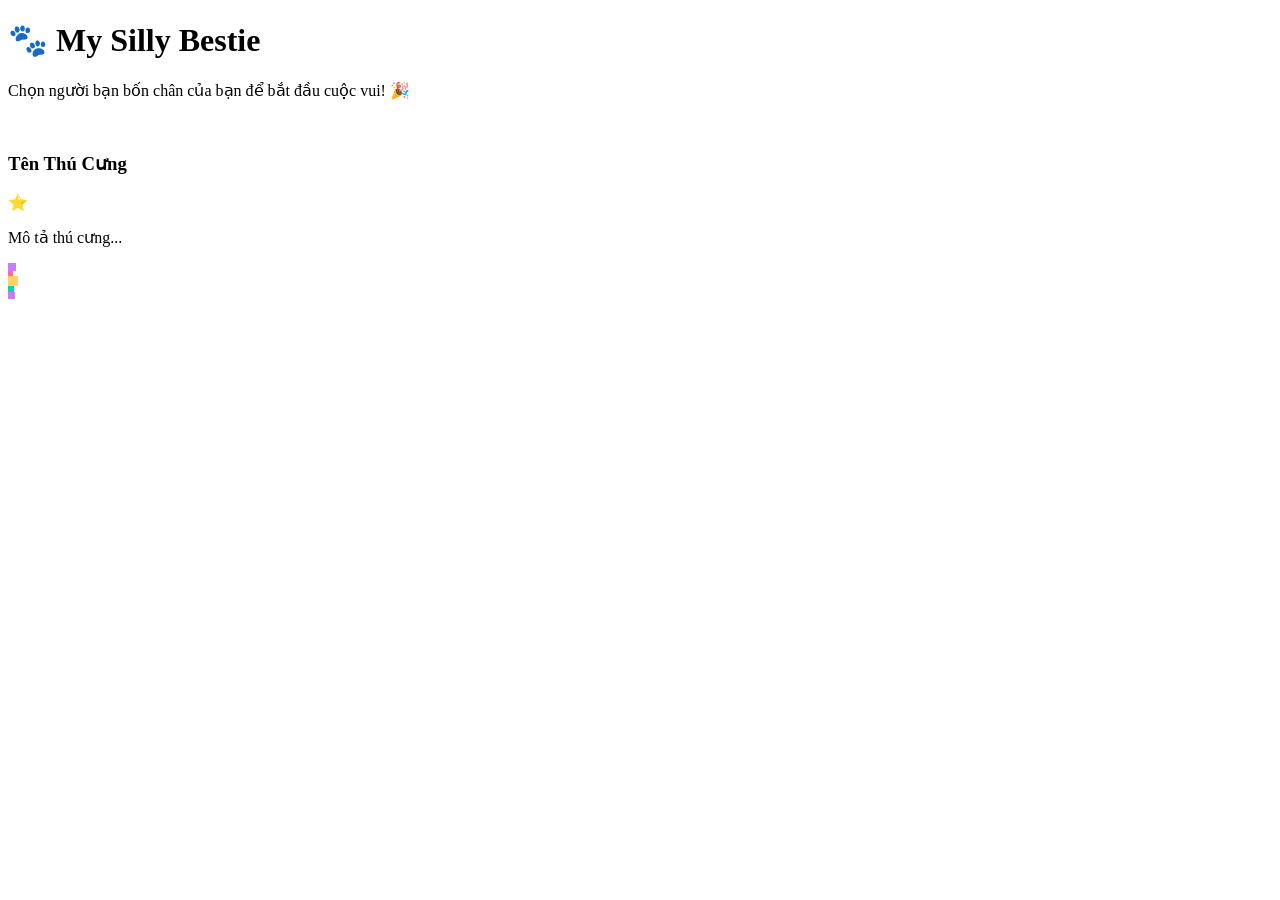
<file: target/classes/templates/index.html>
<!DOCTYPE html>
<html lang="vi" xmlns:th="http://www.thymeleaf.org">
<head>
    <meta charset="UTF-8"/>
    <meta name="viewport" content="width=device-width, initial-scale=1.0"/>
    <meta name="description" content="My Silly Bestie – Trò chơi nuôi thú cưng ảo vui nhộn. Chăm sóc và trêu chọc những người bạn bốn chân tinh nghịch!"/>
    <title th:text="${pageTitle}">My Silly Bestie</title>
    <link rel="stylesheet" th:href="@{/css/style.css}"/>
</head>
<body>

<!-- ===== HEADER ===== -->
<header class="page-header">
    <h1>🐾 My Silly Bestie</h1>
    <p>Chọn người bạn bốn chân của bạn để bắt đầu cuộc vui! 🎉</p>
</header>

<!-- ===== DANH SÁCH THÚ CƯNG ===== -->
<main>
    <div class="pets-grid">
        <!-- Thymeleaf lặp qua danh sách pets lấy từ database -->
        <a th:each="pet : ${pets}"
           th:href="@{/game(petId=${pet.id})}"
           class="pet-card glass-card">

            <!-- Hình ảnh thú cưng -->
            <img th:src="@{/assets/images/pets/{img}(img=${pet.imagePath})}"
                 th:alt="${pet.name}"
                 class="pet-avatar"
                 onerror="this.src='/assets/images/pets/default.png'"/>

            <!-- Tên thú cưng -->
            <h3 th:text="${pet.name}">Tên Thú Cưng</h3>

            <!-- Hiển thị độ khó bằng ngôi sao -->
            <div class="difficulty" th:text="${pet.difficultyStars}">⭐</div>

            <!-- Mô tả thú cưng -->
            <p th:text="${pet.description}">Mô tả thú cưng...</p>
        </a>
    </div>
</main>

<!-- ===== FLOATING PARTICLES (Trang trí) ===== -->
<div class="particle" style="width:8px;height:8px;background:#c77dff;left:10%;animation-duration:8s;animation-delay:0s;"></div>
<div class="particle" style="width:5px;height:5px;background:#ff6b9d;left:25%;animation-duration:11s;animation-delay:2s;"></div>
<div class="particle" style="width:10px;height:10px;background:#ffd166;left:50%;animation-duration:9s;animation-delay:1s;"></div>
<div class="particle" style="width:6px;height:6px;background:#06d6a0;left:75%;animation-duration:12s;animation-delay:3s;"></div>
<div class="particle" style="width:7px;height:7px;background:#c77dff;left:90%;animation-duration:10s;animation-delay:0.5s;"></div>

</body>
</html>
</file>
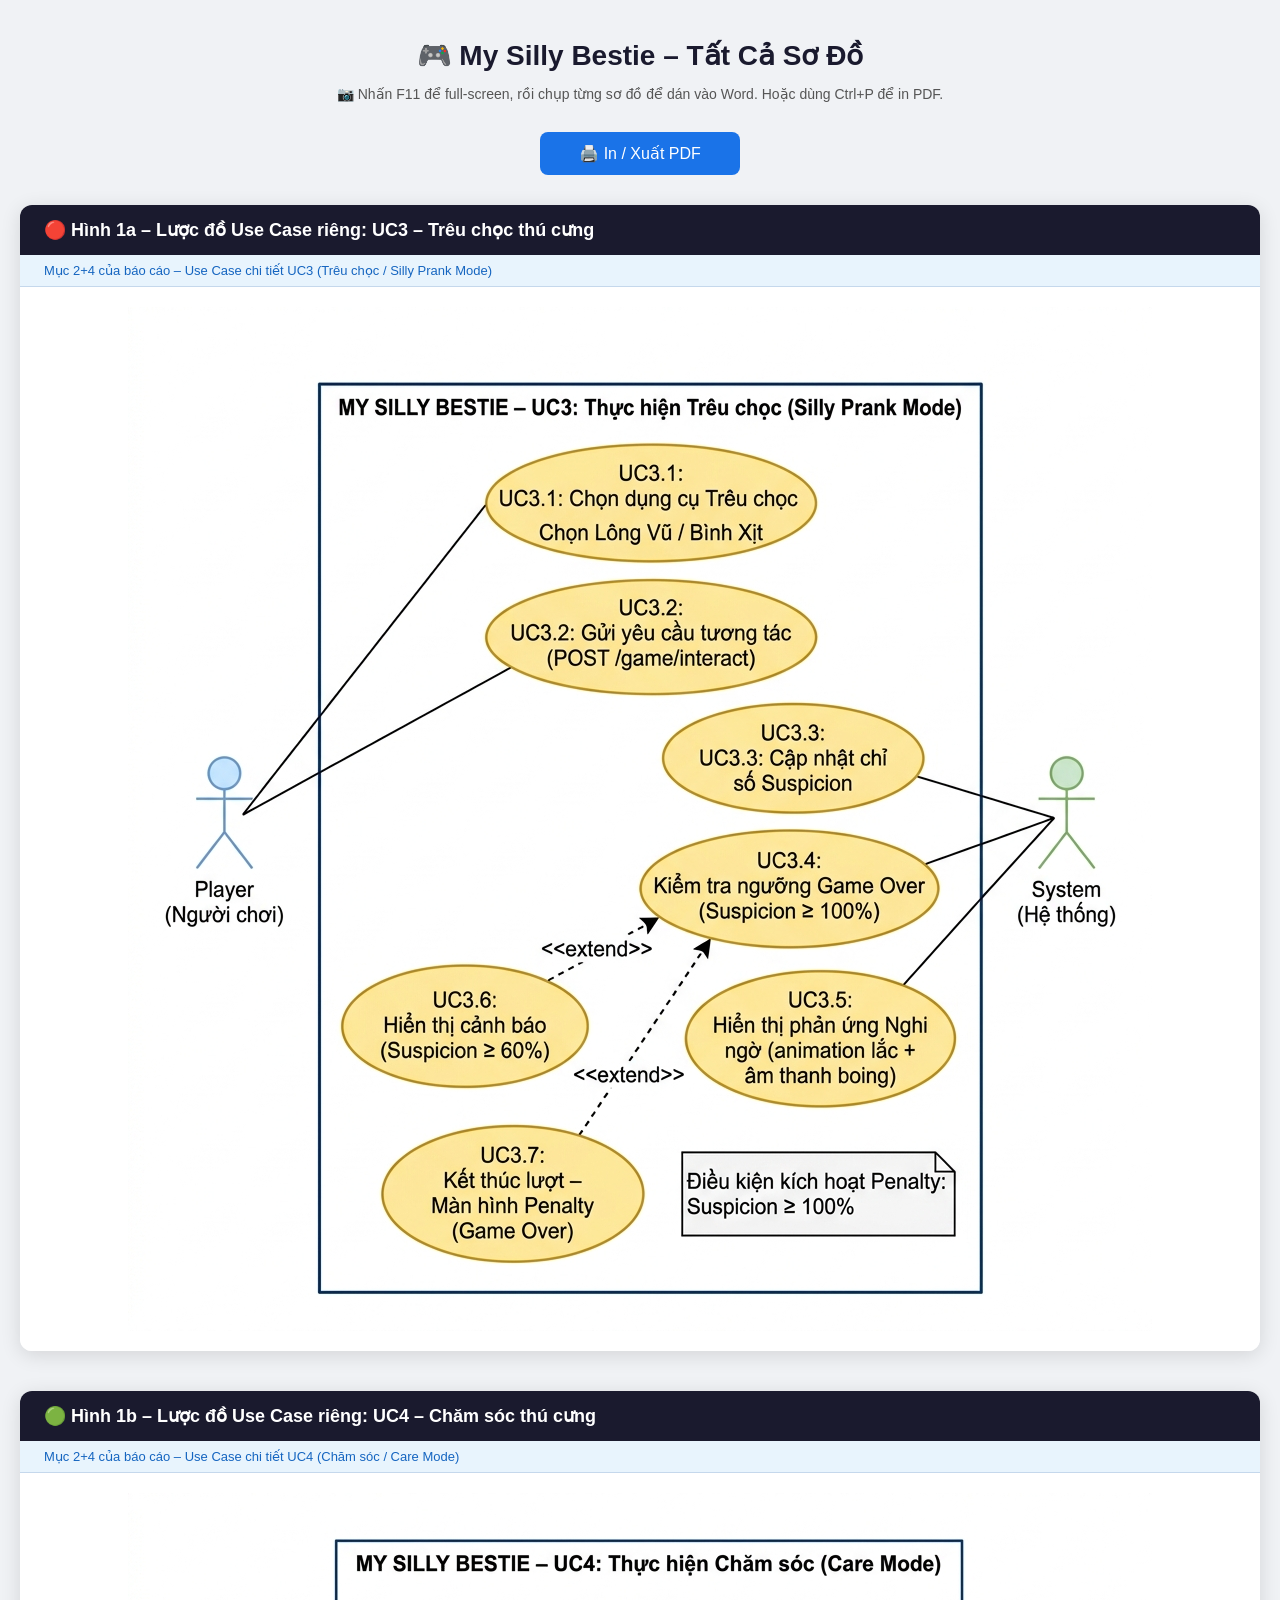
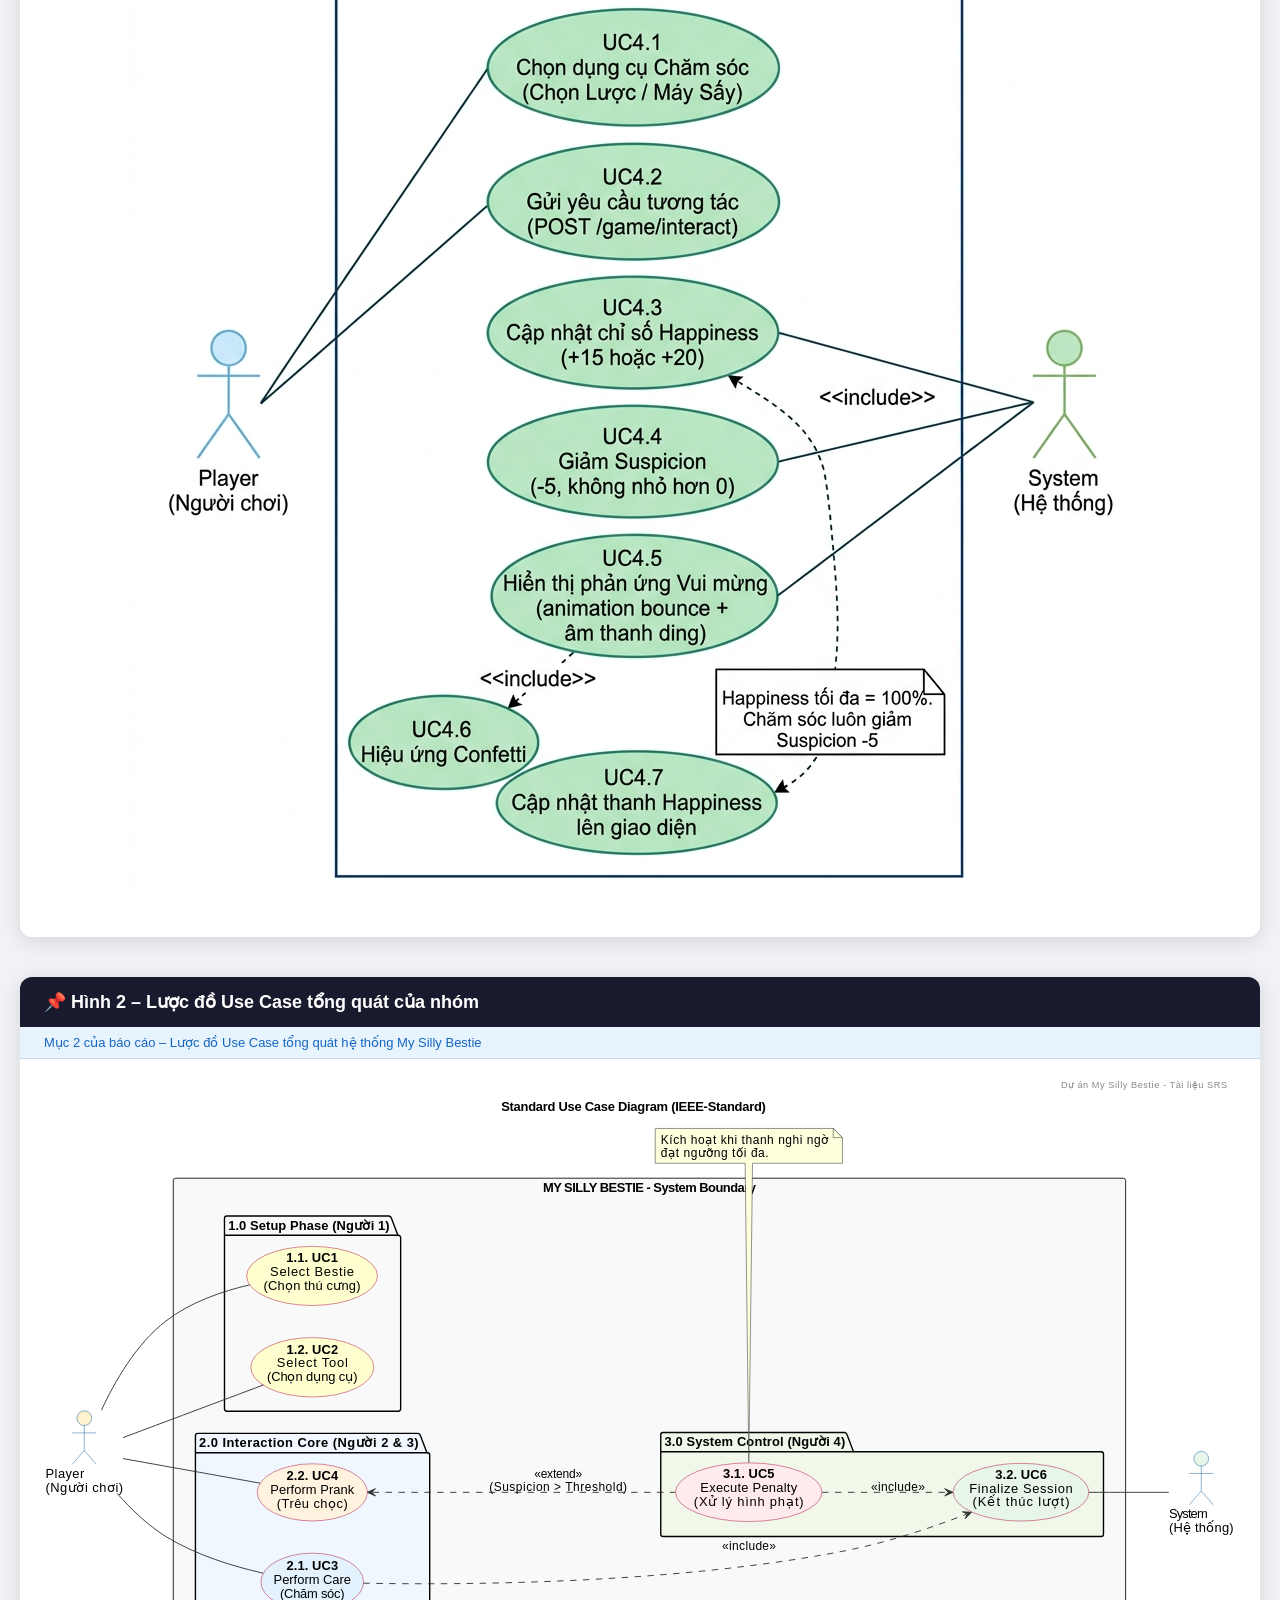
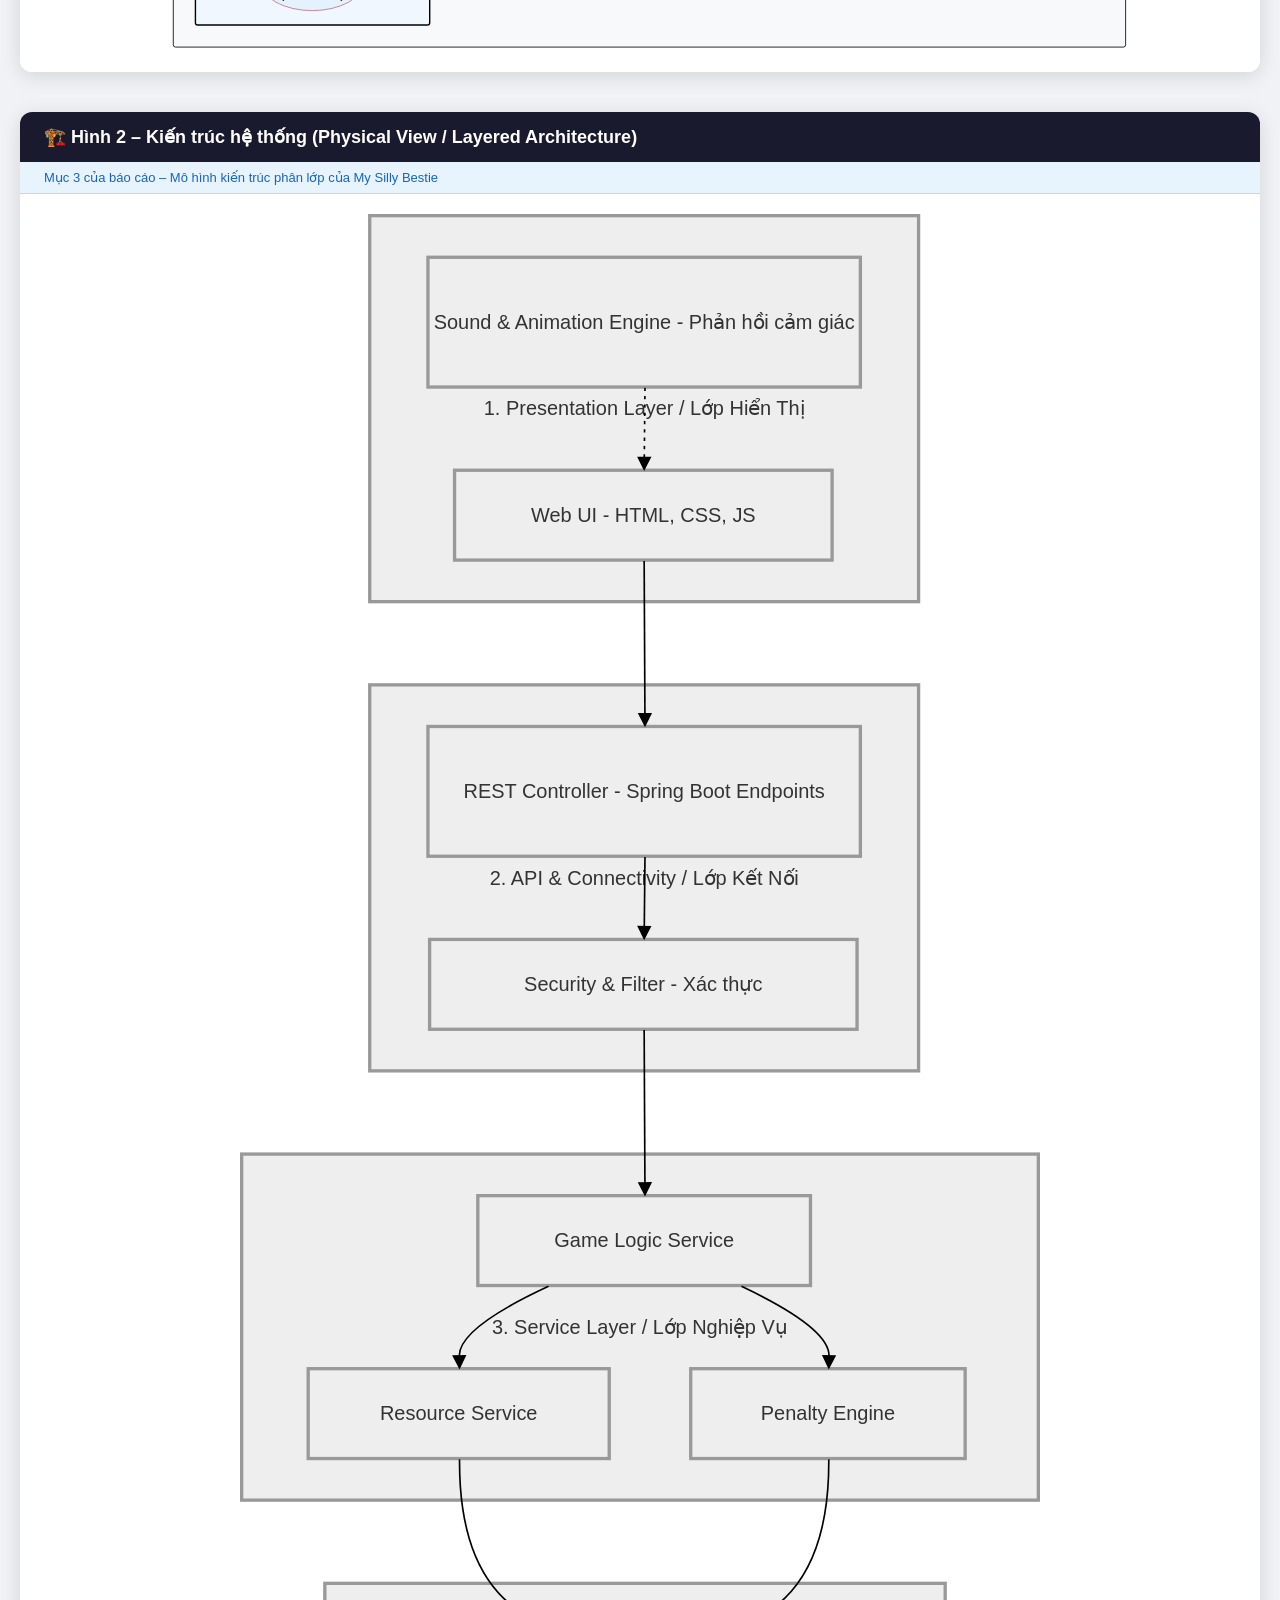
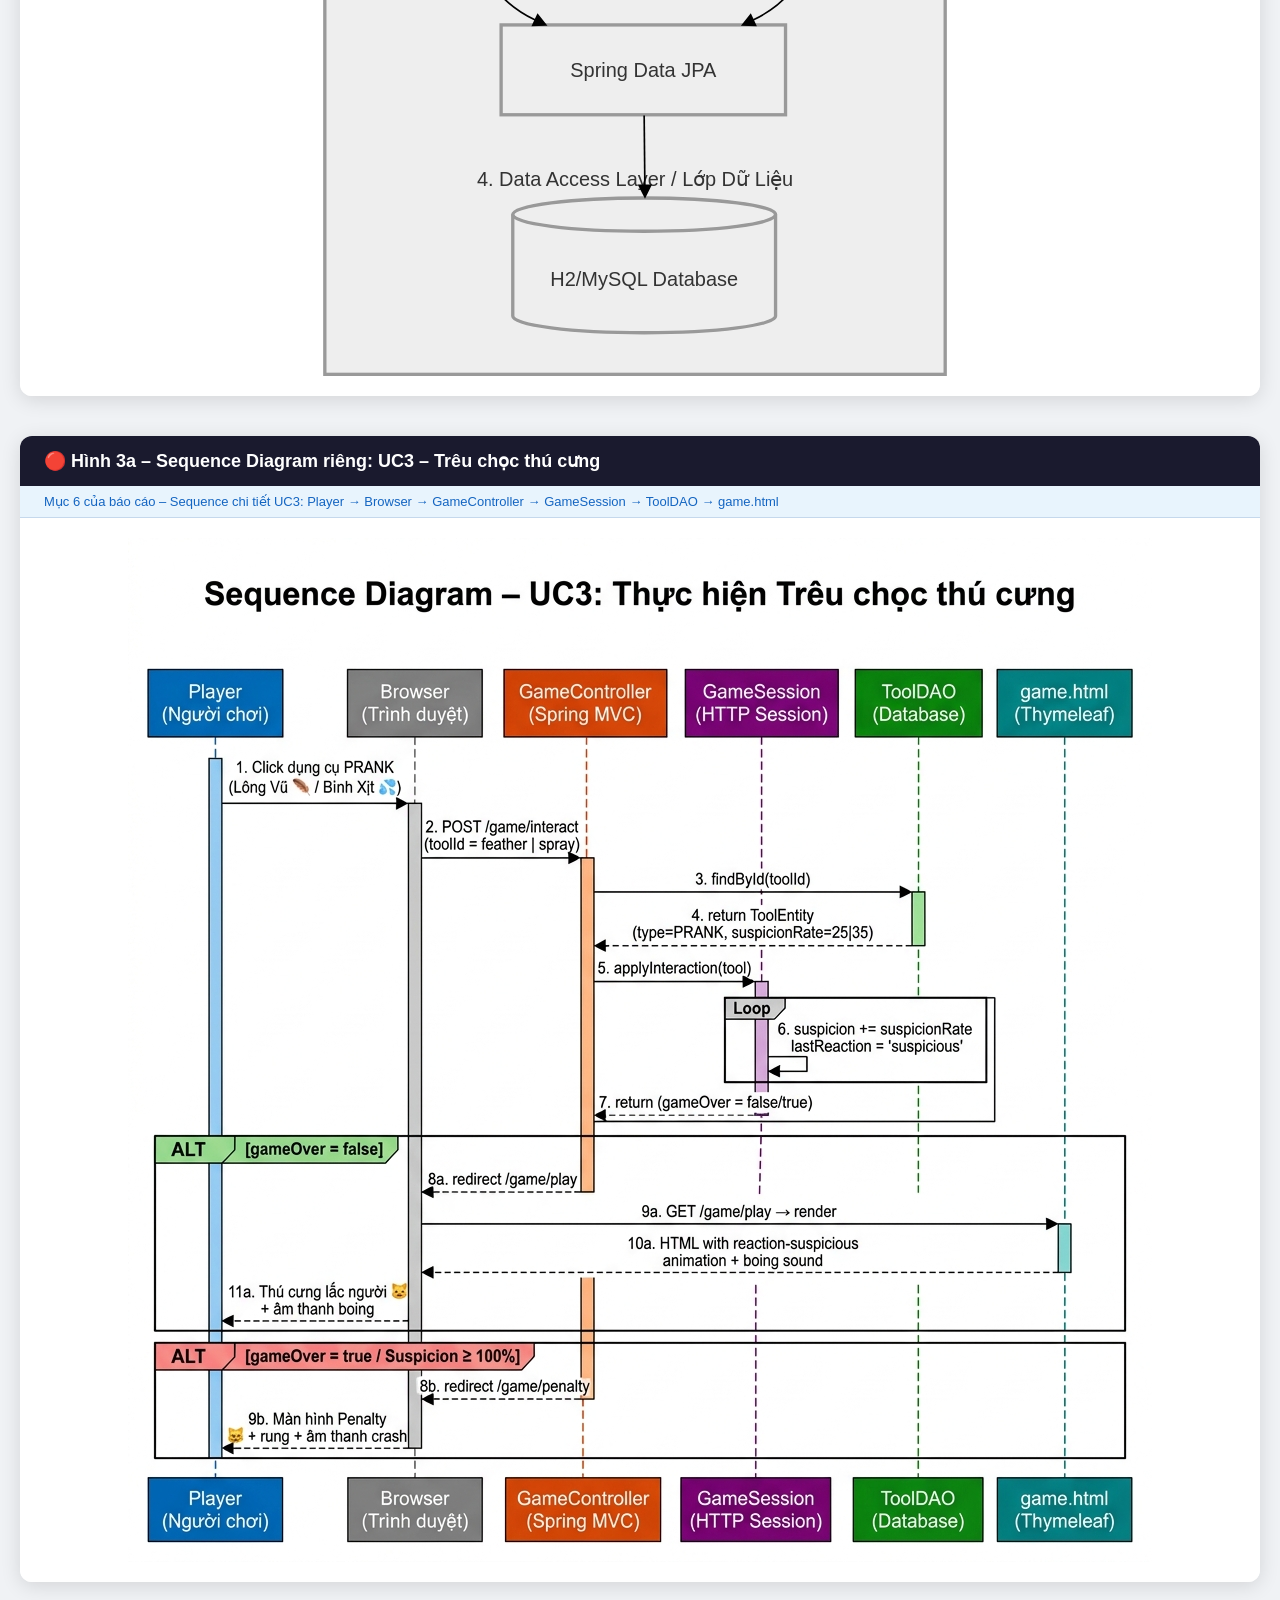
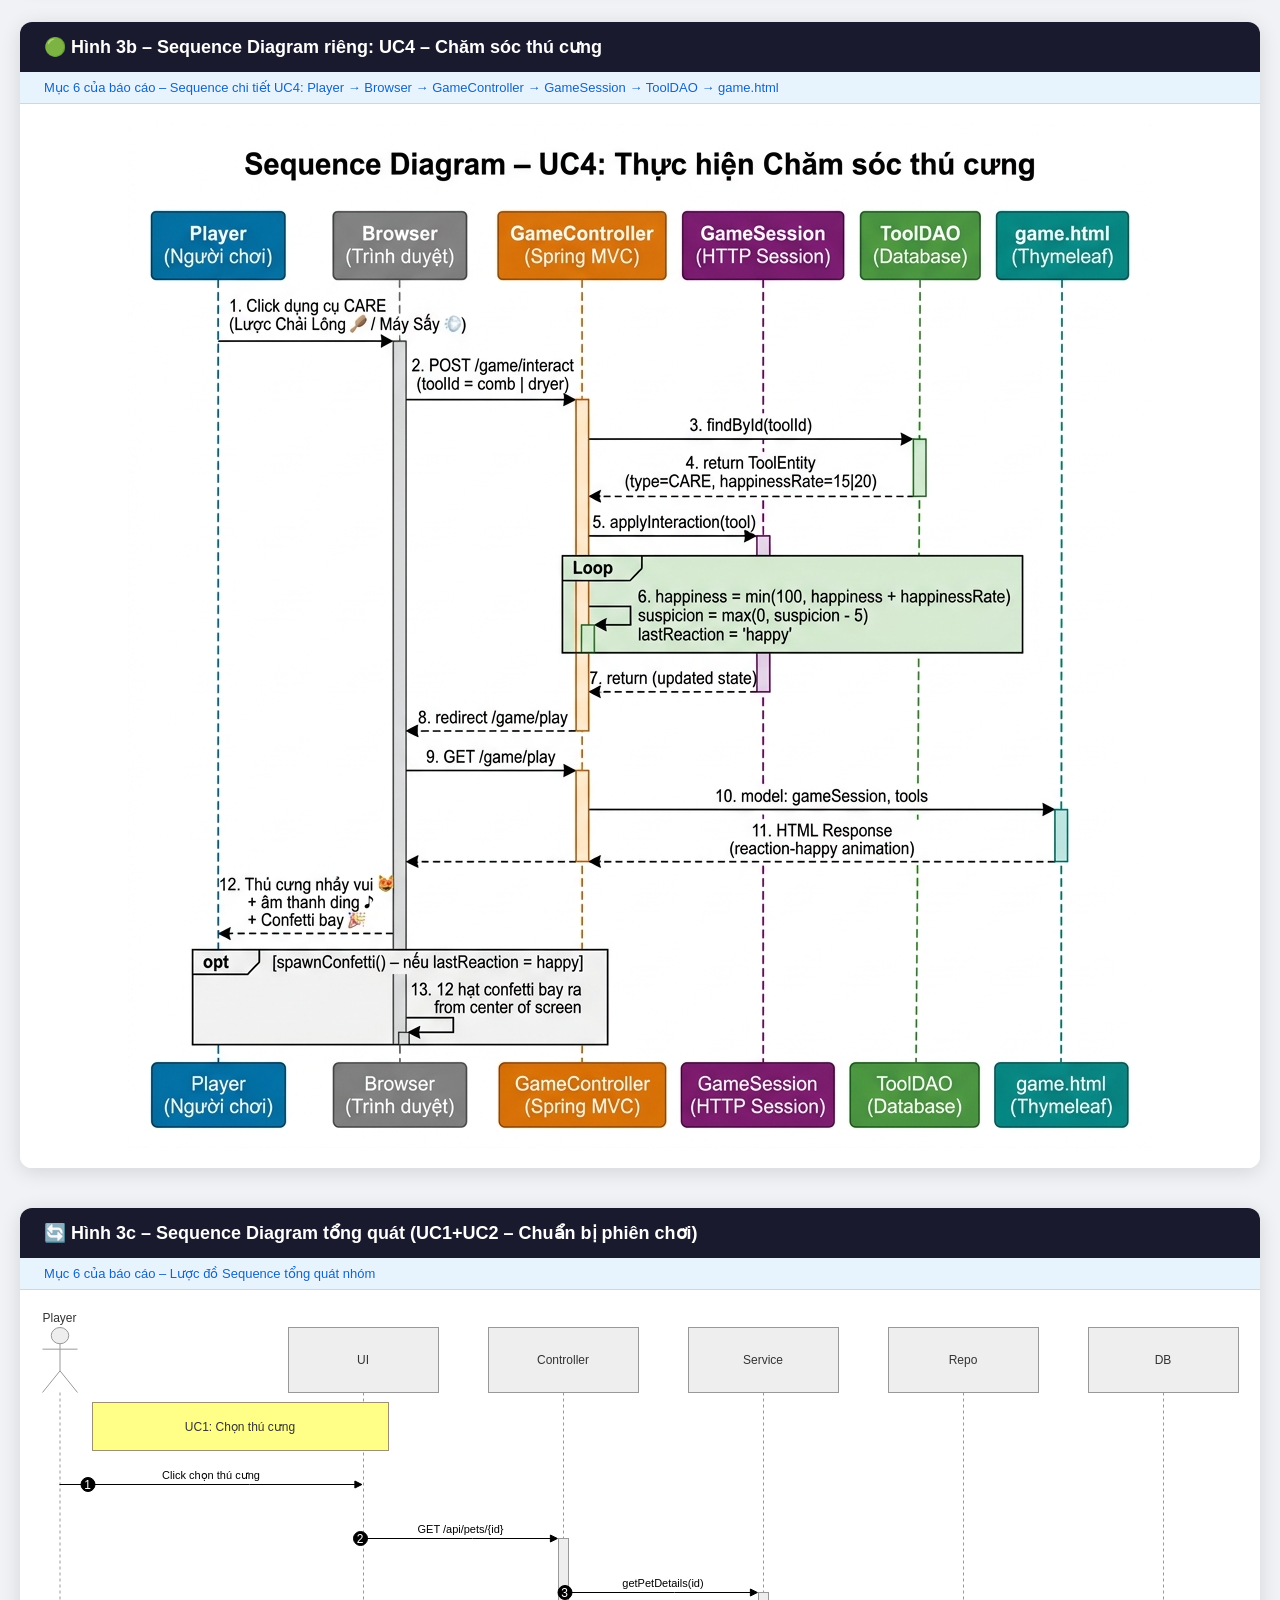
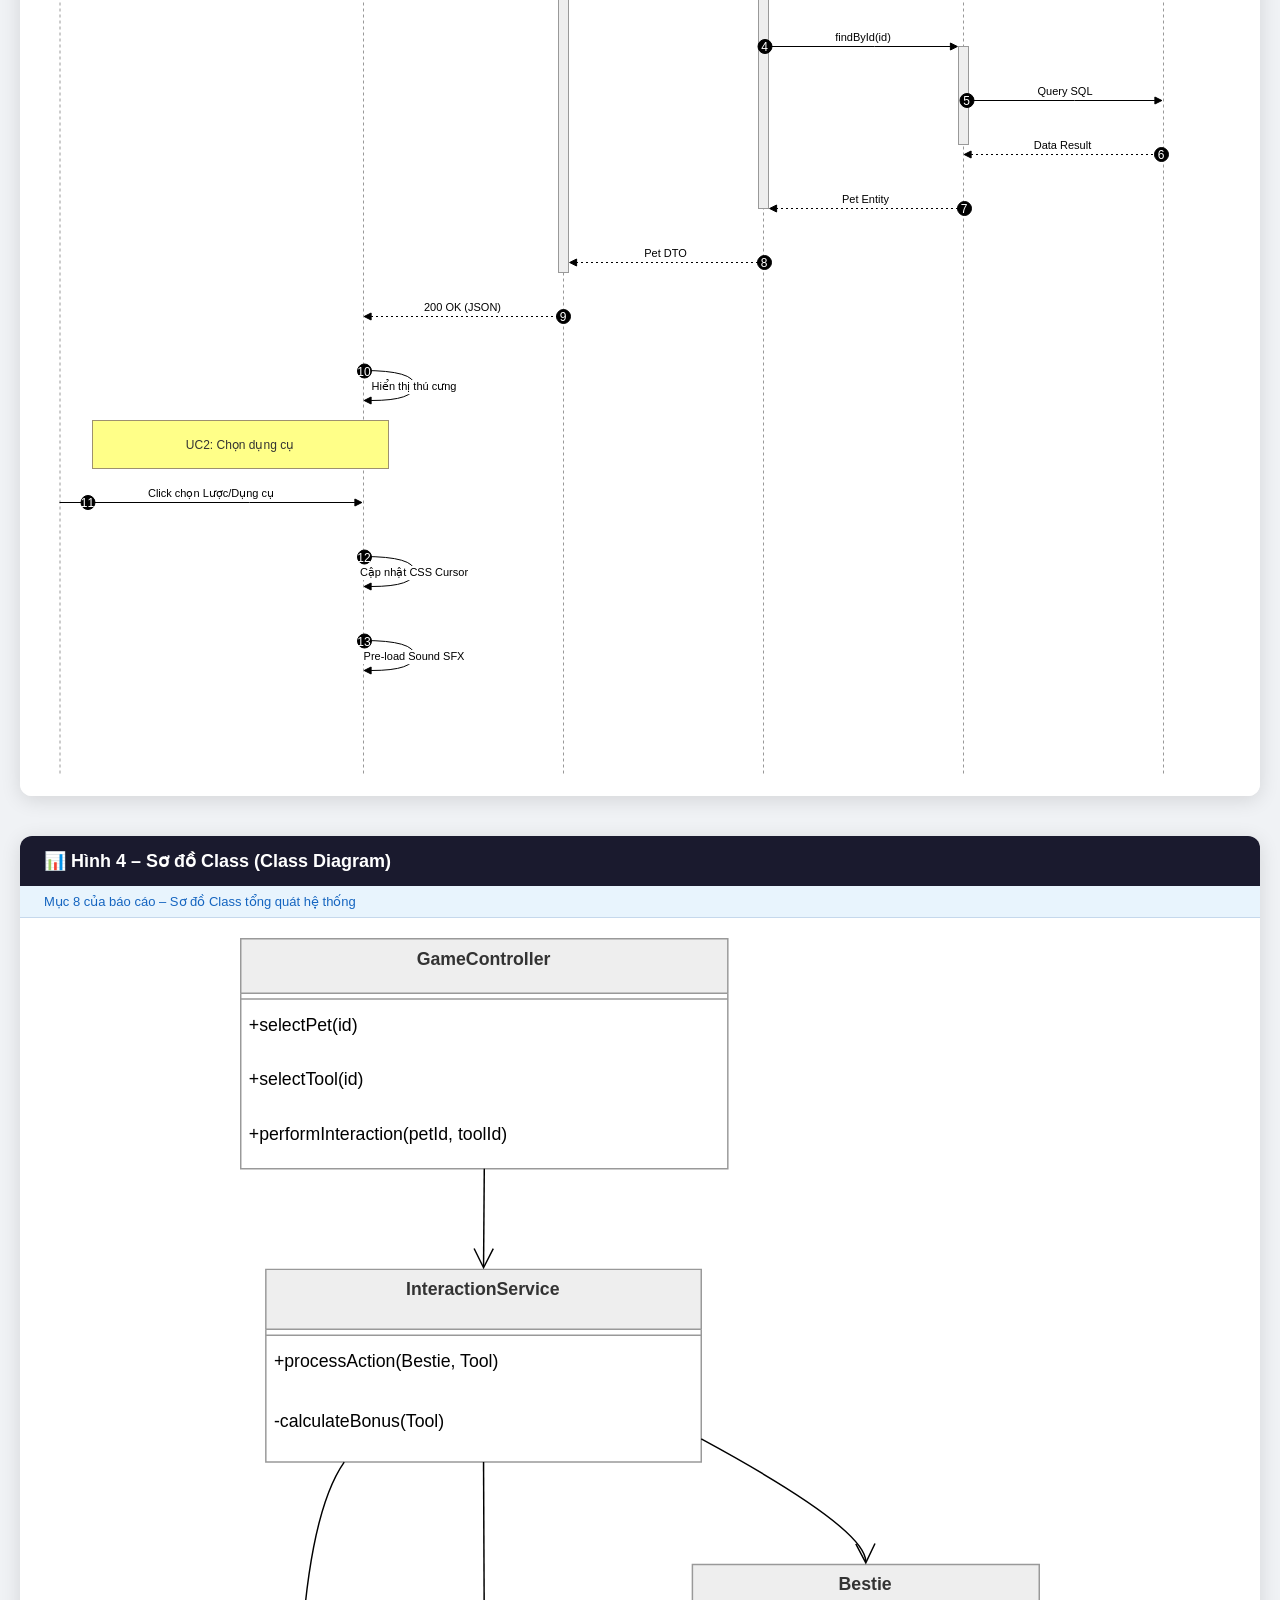
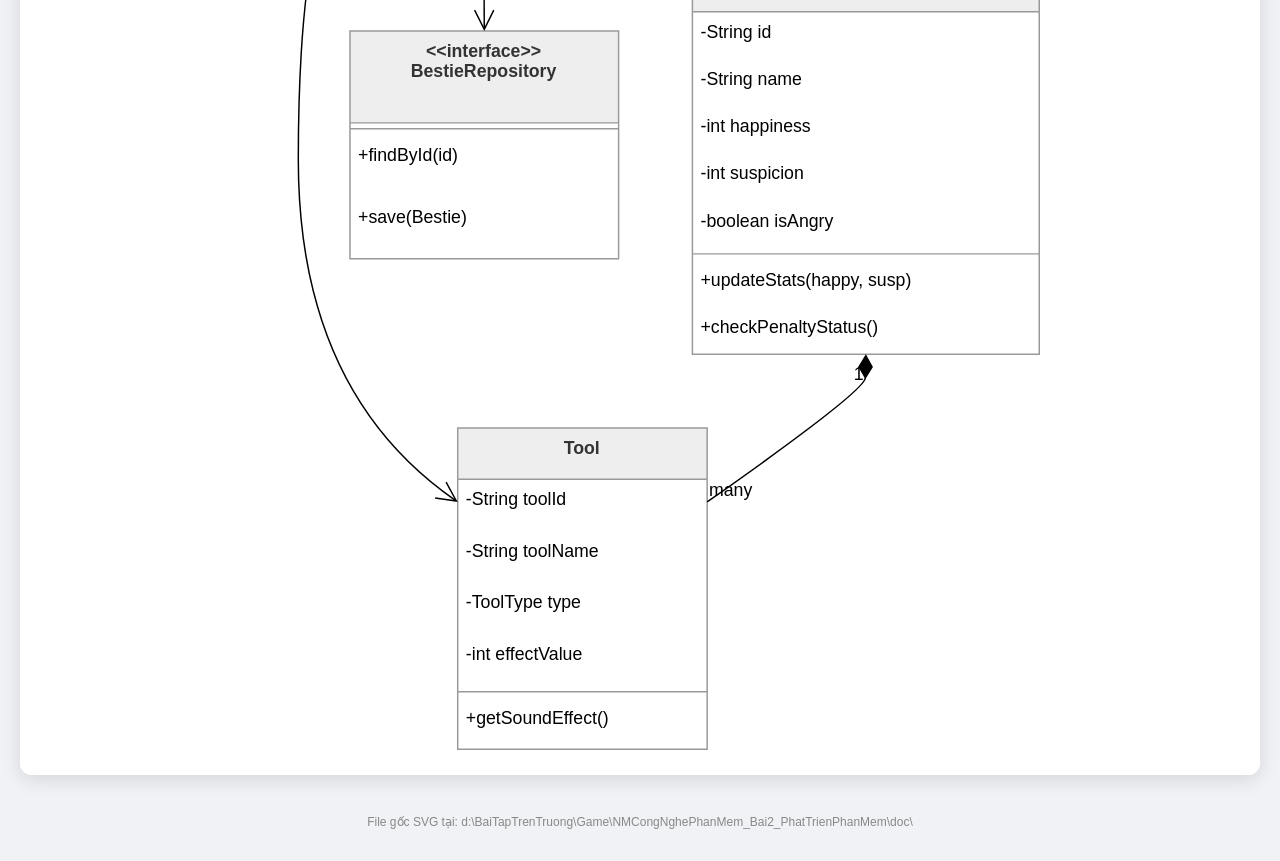
<file: xem_so_do.html>
<!DOCTYPE html>
<html lang="vi">
<head>
<meta charset="UTF-8">
<meta name="viewport" content="width=device-width, initial-scale=1.0">
<title>Sơ đồ dự án – My Silly Bestie</title>
<style>
  body { font-family: Arial, sans-serif; background: #f0f2f5; margin: 0; padding: 20px; }
  h1 { text-align: center; color: #1a1a2e; font-size: 28px; margin-bottom: 10px; }
  p.note { text-align: center; color: #555; margin-bottom: 30px; font-size: 14px; }
  .diagram-block {
    background: white;
    border-radius: 12px;
    box-shadow: 0 4px 20px rgba(0,0,0,0.12);
    margin-bottom: 40px;
    overflow: hidden;
  }
  .diagram-block h2 {
    background: #1a1a2e;
    color: white;
    margin: 0;
    padding: 14px 24px;
    font-size: 18px;
  }
  .diagram-block .caption {
    background: #e8f4fd;
    color: #1565c0;
    padding: 8px 24px;
    font-size: 13px;
    border-bottom: 1px solid #c5d8ec;
  }
  .svg-container {
    padding: 20px;
    text-align: center;
    background: white;
    overflow-x: auto;
  }
  .svg-container img {
    max-width: 100%;
    height: auto;
    display: block;
    margin: 0 auto;
  }
  .btn-print {
    display: block;
    width: 200px;
    margin: 0 auto 30px;
    padding: 12px 24px;
    background: #1a73e8;
    color: white;
    border: none;
    border-radius: 8px;
    font-size: 16px;
    cursor: pointer;
    text-align: center;
  }
  .btn-print:hover { background: #1557b0; }
  @media print {
    .btn-print { display: none; }
    .diagram-block { page-break-inside: avoid; margin-bottom: 20px; }
    body { background: white; padding: 0; }
  }
</style>
</head>
<body>

<h1>🎮 My Silly Bestie – Tất Cả Sơ Đồ</h1>
<p class="note">📷 Nhấn F11 để full-screen, rồi chụp từng sơ đồ để dán vào Word. Hoặc dùng Ctrl+P để in PDF.</p>
<button class="btn-print" onclick="window.print()">🖨️ In / Xuất PDF</button>

<!-- SƠ ĐỒ UC3 RIÊNG -->
<div class="diagram-block">
  <h2>🔴 Hình 1a – Lược đồ Use Case riêng: UC3 – Trêu chọc thú cưng</h2>
  <div class="caption">Mục 2+4 của báo cáo – Use Case chi tiết UC3 (Trêu chọc / Silly Prank Mode)</div>
  <div class="svg-container">
    <img src="doc/LuocDoUsecase_UC3_TreuChoc.png" alt="Use Case UC3 Trêu chọc" style="max-width:100%;">
  </div>
</div>

<!-- SƠ ĐỒ UC4 RIÊNG -->
<div class="diagram-block">
  <h2>🟢 Hình 1b – Lược đồ Use Case riêng: UC4 – Chăm sóc thú cưng</h2>
  <div class="caption">Mục 2+4 của báo cáo – Use Case chi tiết UC4 (Chăm sóc / Care Mode)</div>
  <div class="svg-container">
    <img src="doc/LuocDoUsecase_UC4_ChamSoc.png" alt="Use Case UC4 Chăm sóc" style="max-width:100%;">
  </div>
</div>

<!-- SƠ ĐỒ 1: USE CASE TỔNG QUÁT NHÓM -->
<div class="diagram-block">
  <h2>📌 Hình 2 – Lược đồ Use Case tổng quát của nhóm</h2>
  <div class="caption">Mục 2 của báo cáo – Lược đồ Use Case tổng quát hệ thống My Silly Bestie</div>
  <div class="svg-container">
    <img src="doc/LuocDoUsecase.drawio.svg" alt="Lược đồ Use Case" style="min-width: 800px;">
  </div>
</div>

<!-- SƠ ĐỒ 2: KIẾN TRÚC -->
<div class="diagram-block">
  <h2>🏗️ Hình 2 – Kiến trúc hệ thống (Physical View / Layered Architecture)</h2>
  <div class="caption">Mục 3 của báo cáo – Mô hình kiến trúc phân lớp của My Silly Bestie</div>
  <div class="svg-container">
    <img src="doc/SoDoKienTruc.drawio.svg" alt="Kiến trúc hệ thống" style="min-width: 800px;">
  </div>
</div>

<!-- SƠ ĐỒ SEQUENCE UC3 RIÊNG -->
<div class="diagram-block">
  <h2>🔴 Hình 3a – Sequence Diagram riêng: UC3 – Trêu chọc thú cưng</h2>
  <div class="caption">Mục 6 của báo cáo – Sequence chi tiết UC3: Player → Browser → GameController → GameSession → ToolDAO → game.html</div>
  <div class="svg-container">
    <img src="doc/SoDoSeq_UC3_TreuChoc.png" alt="Sequence UC3 Trêu chọc" style="max-width:100%;">
  </div>
</div>

<!-- SƠ ĐỒ SEQUENCE UC4 RIÊNG -->
<div class="diagram-block">
  <h2>🟢 Hình 3b – Sequence Diagram riêng: UC4 – Chăm sóc thú cưng</h2>
  <div class="caption">Mục 6 của báo cáo – Sequence chi tiết UC4: Player → Browser → GameController → GameSession → ToolDAO → game.html</div>
  <div class="svg-container">
    <img src="doc/SoDoSeq_UC4_ChamSoc.png" alt="Sequence UC4 Chăm sóc" style="max-width:100%;">
  </div>
</div>

<!-- SƠ ĐỒ SEQUENCE TỔNG QUÁT -->
<div class="diagram-block">
  <h2>🔄 Hình 3c – Sequence Diagram tổng quát (UC1+UC2 – Chuẩn bị phiên chơi)</h2>
  <div class="caption">Mục 6 của báo cáo – Lược đồ Sequence tổng quát nhóm</div>
  <div class="svg-container">
    <img src="doc/SoDoSeq.drawio.svg" alt="Sequence Diagram tổng quát" style="min-width: 800px;">
  </div>
</div>

<!-- SƠ ĐỒ 4: CLASS DIAGRAM -->
<div class="diagram-block">
  <h2>📊 Hình 4 – Sơ đồ Class (Class Diagram)</h2>
  <div class="caption">Mục 8 của báo cáo – Sơ đồ Class tổng quát hệ thống</div>
  <div class="svg-container">
    <img src="doc/SoDoLop.drawio.svg" alt="Class Diagram" style="min-width: 800px;">
  </div>
</div>

<p style="text-align:center; color:#888; font-size:12px; margin-top:20px;">
  File gốc SVG tại: d:\BaiTapTrenTruong\Game\NMCongNghePhanMem_Bai2_PhatTrienPhanMem\doc\
</p>

</body>
</html>
</file>
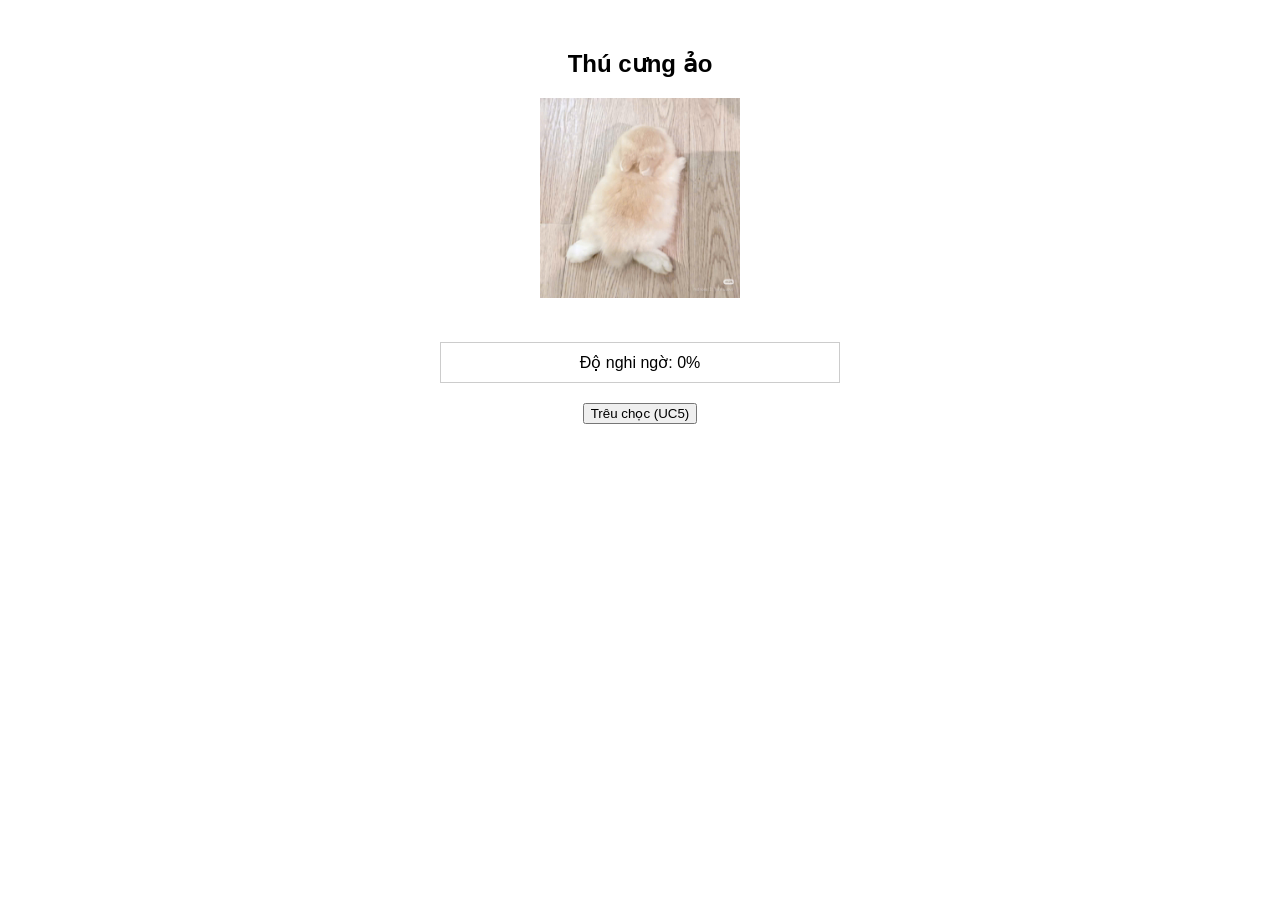
<file: target/classes/static/demo.html>
<!DOCTYPE html>
<html lang="vi">
<head>
    <meta charset="UTF-8">
    <title>Demo UC5 & UC6 - My Silly Bestie</title>
    <style>
        #game-area { width: 400px; margin: 50px auto; text-align: center; font-family: Arial; }
        /* Hiển thị thú cưng */
        #pet-image { width: 200px; height: 200px; margin-bottom: 20px; transition: 0.3s; }
        
        .black-screen { 
            position: fixed; top: 0; left: 0; width: 100%; height: 100%; 
            background: black; display: none; color: white; 
            flex-direction: column; justify-content: center; align-items: center; 
        }
        .status { margin: 20px 0; padding: 10px; border: 1px solid #ccc; }
    </style>
</head>
<body>

<div id="game-area">
    <h2>Thú cưng ảo</h2>
    <img id="pet-image" src="assets/images/tho.jpg" alt="Thú cưng">
    
    <div class="status">
        Độ nghi ngờ: <span id="suspicion-level">0</span>%
    </div>
    <button id="prank-btn" onclick="prankPet()">Trêu chọc (UC5)</button>
</div>

<div id="black-screen" class="black-screen">
    <h1>BỊ PHẠT RỒI! (UC6)</h1>
    <p>Thú cưng đã tức giận!</p>
    <button onclick="resetGame()" style="padding: 10px 20px; cursor: pointer;">Chơi lại từ đầu</button>
</div>

<script>
    let suspicion = 0;

    function prankPet() {
        suspicion += 40; 
        document.getElementById('suspicion-level').innerText = suspicion;

        if (suspicion >= 100) {
            triggerPenalty();
        }
    }

    function triggerPenalty() {
        // UC5: Chuyển đổi sang ảnh bị phạt
        const petImg = document.getElementById('pet-image');
        petImg.src = 'assets/images/tho_trungPhat.jpeg';
        
        // Vô hiệu hóa nút bấm
        document.getElementById('prank-btn').disabled = true;

        // UC6: Hiển thị màn hình đen sau 5 giây (5000 milliseconds)
        setTimeout(() => {
            const screen = document.getElementById('black-screen');
            screen.style.display = 'flex';
            console.log("Session terminated & Result saved to DAO");
        }, 5000); // Đã chỉnh sửa từ 1000 thành 5000
    }
</script>
</body>
</html>
</file>
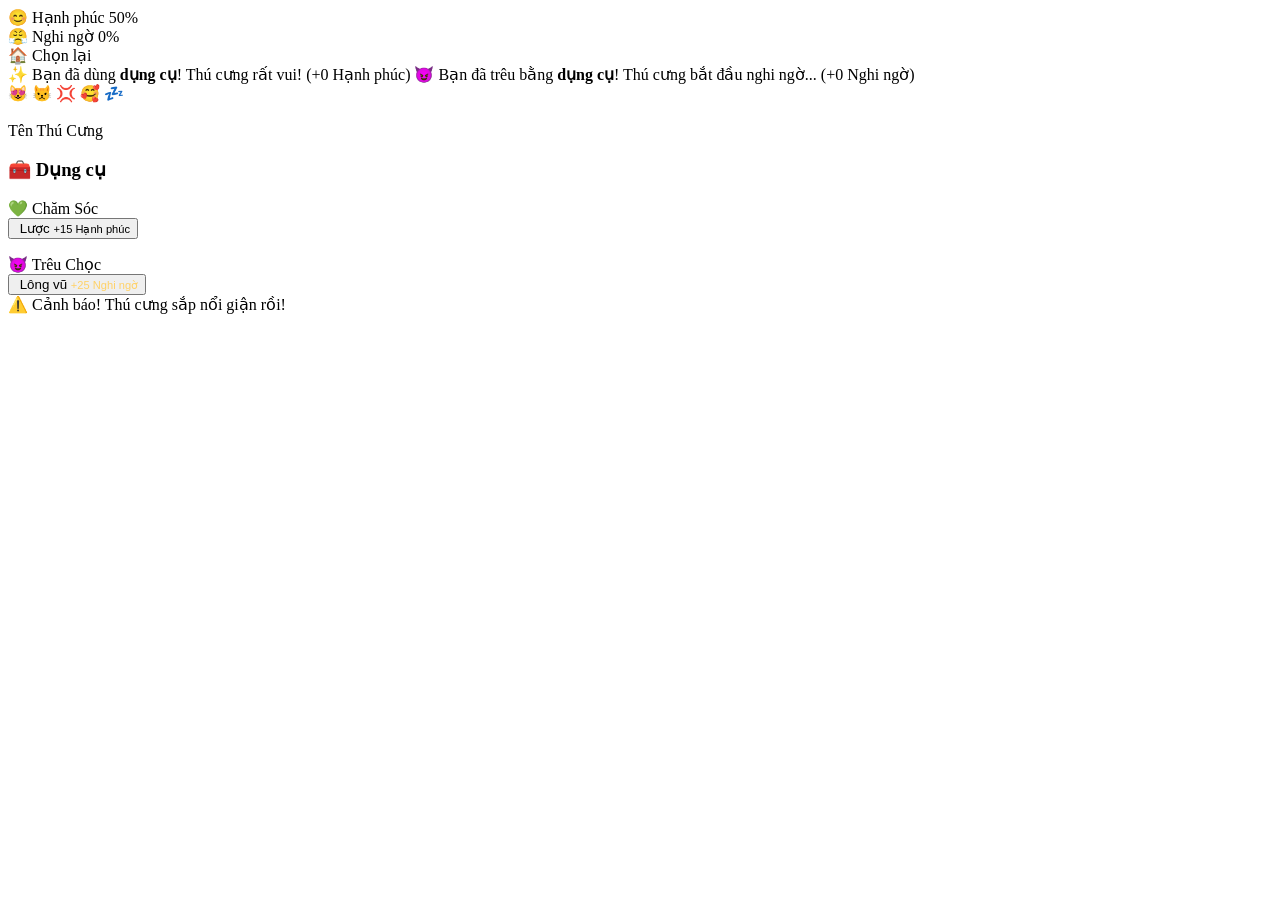
<file: target/classes/templates/game.html>
<!DOCTYPE html>
<!--
  ============================================================
  TEMPLATE: game.html – Màn hình chơi game chính
  ============================================================
  LIÊN QUAN ĐẾN:
   - UC3: Thực hiện Trêu chọc thú cưng
     → Hiển thị mục '😈 Trêu Chọc' trong tool shelf
     → POST /game/interact với toolId=feather hoặc spray
     → Render reaction-suspicious animation + cảnh báo suspicion >= 60%

   - UC4: Thực hiện Chăm sóc thú cưng
     → Hiển thị mục '💚 Chăm Sóc' trong tool shelf
     → POST /game/interact với toolId=comb hoặc dryer
     → Render reaction-happy animation + action-msg care
  ============================================================
-->
<html lang="vi" xmlns:th="http://www.thymeleaf.org">
<head>
    <meta charset="UTF-8"/>
    <meta name="viewport" content="width=device-width, initial-scale=1.0"/>
    <meta name="description" content="My Silly Bestie – Tương tác và chăm sóc thú cưng ảo của bạn!"/>
    <title th:text="${pageTitle}">My Silly Bestie – Chơi Game</title>
    <link rel="stylesheet" th:href="@{/css/style.css}"/>
</head>
<body>

<!-- ===== THANH TRẠNG THÁI ===== -->
<div class="game-layout">

    <div class="status-bar glass-card"
         th:classappend="${gameSession.suspicion >= 60} ? ' suspicion-warning' : ''">

        <!-- Chỉ số Hạnh phúc -->
        <div class="stat-item">
            <div class="stat-label">
                <span>😊 Hạnh phúc</span>
                <span th:text="${gameSession.happiness} + '%'">50%</span>
            </div>
            <div class="stat-bar">
                <div class="stat-bar-fill happiness-fill"
                     th:style="'width:' + ${gameSession.happiness} + '%'"></div>
            </div>
        </div>

        <!-- Chỉ số Nghi ngờ -->
        <div class="stat-item">
            <div class="stat-label">
                <span>😤 Nghi ngờ</span>
                <span th:text="${gameSession.suspicion} + '%'">0%</span>
            </div>
            <div class="stat-bar">
                <div class="stat-bar-fill suspicion-fill"
                     th:style="'width:' + ${gameSession.suspicion} + '%'"></div>
            </div>
        </div>

        <!-- Nút về trang chủ -->
        <a th:href="@{/game/restart}" class="btn btn-danger" style="flex-shrink:0;">
            🏠 Chọn lại
        </a>
    </div>

    <!-- ===== [UC3+UC4] THÔNG BÁO HÀNH ĐỘNG (Sau tương tác) ===== -->
    <div th:if="${gameSession.selectedTool != null}"
         class="action-msg"
         th:classappend="${gameSession.selectedTool.care} ? ' care' : ' prank'">
        <span th:if="${gameSession.selectedTool.care}">
            ✨ Bạn đã dùng <strong th:text="${gameSession.selectedTool.name}">dụng cụ</strong>!
            Thú cưng rất vui! (+<span th:text="${gameSession.selectedTool.happinessRate}">0</span> Hạnh phúc)
        </span>
        <span th:if="${gameSession.selectedTool.prank}">
            😈 Bạn đã trêu bằng <strong th:text="${gameSession.selectedTool.name}">dụng cụ</strong>!
            Thú cưng bắt đầu nghi ngờ... (+<span th:text="${gameSession.selectedTool.suspicionRate}">0</span> Nghi ngờ)
        </span>
    </div>

    <!-- ===== KHU VỰC THÚ CƯNG ===== -->
    <div class="pet-arena glass-card">

        <!-- Bong bóng cảm xúc -->
        <div class="emotion-bubble">
            <span th:switch="${gameSession.lastReaction}">
                <span th:case="'happy'">😻</span>
                <span th:case="'suspicious'">😾</span>
                <span th:case="'angry'">💢</span>
                <span th:case="'victory'">🥰</span>
                <span th:case="*">💤</span>
            </span>
        </div>

        <!-- Hình ảnh thú cưng với animation class theo trạng thái -->
        <div class="pet-image-wrap">
            <img th:src="@{/assets/images/pets/{img}(img=${gameSession.currentPet.imagePath})}"
                 th:alt="${gameSession.currentPet.name}"
                 class="pet-sprite"
                 th:classappend="'reaction-' + ${gameSession.lastReaction}"
                 id="petSprite"
                 onerror="this.src='/assets/images/pets/default.png'"/>
        </div>

        <!-- Tên thú cưng -->
        <div class="pet-name-badge" th:text="${gameSession.currentPet.name}">Tên Thú Cưng</div>
    </div>

    <!-- ===== KHAY DỤNG CỤ ===== -->
    <div class="tool-shelf glass-card">
        <h3>🧰 Dụng cụ</h3>

        <!-- [UC4] Dụng cụ CHĂM SÓC – Tăng Happiness, giảm Suspicion -->
        <div>
            <span class="tool-section-label label-care">💚 Chăm Sóc</span>
            <div th:each="tool : ${tools}" th:if="${tool.care}">
                <form method="post" th:action="@{/game/interact}">
                    <input type="hidden" name="toolId" th:value="${tool.id}"/>
                    <button type="submit" class="tool-btn">
                        <img th:src="@{/assets/images/tools/{img}(img=${tool.imagePath})}"
                             th:alt="${tool.name}"
                             class="tool-icon-img"
                             onerror="this.style.display='none'; this.nextElementSibling.style.display='inline'"/>
                        <span class="tool-icon-fallback" style="display:none; font-size:1.4rem;">🪮</span>
                        <span class="tool-info">
                            <span th:text="${tool.name}">Lược</span>
                            <small th:text="'+' + ${tool.happinessRate} + ' Hạnh phúc'">+15 Hạnh phúc</small>
                        </span>
                    </button>
                </form>
            </div>
        </div>

        <!-- [UC3] Dụng cụ TRÊU CHỌC – Tăng Suspicion, có thể kích hoạt Game Over -->
        <div style="margin-top: 1rem;">
            <span class="tool-section-label label-prank">😈 Trêu Chọc</span>
            <div th:each="tool : ${tools}" th:if="${tool.prank}">
                <form method="post" th:action="@{/game/interact}">
                    <input type="hidden" name="toolId" th:value="${tool.id}"/>
                    <button type="submit" class="tool-btn">
                        <img th:src="@{/assets/images/tools/{img}(img=${tool.imagePath})}"
                             th:alt="${tool.name}"
                             class="tool-icon-img"
                             onerror="this.style.display='none'; this.nextElementSibling.style.display='inline'"/>
                        <span class="tool-icon-fallback" style="display:none; font-size:1.4rem;">🪶</span>
                        <span class="tool-info">
                            <span th:text="${tool.name}">Lông vũ</span>
                            <small th:text="'+' + ${tool.suspicionRate} + ' Nghi ngờ'"
                                   style="color: #ffd166;">+25 Nghi ngờ</small>
                        </span>
                    </button>
                </form>
            </div>
        </div>

        <!-- [UC3] Cảnh báo khi Suspicion >= 60% – Thú cưng sắp nổi giận -->
        <div th:if="${gameSession.suspicion >= 60}" class="suspicion-alert">
            ⚠️ Cảnh báo! Thú cưng sắp nổi giận rồi!
        </div>
    </div>

</div><!-- end game-layout -->

<!-- Inject trạng thái game vào JS -->
<script th:inline="javascript">
    const lastReaction = /*[[${gameSession.lastReaction}]]*/ 'idle';
    const isVictory    = /*[[${gameSession.victory}]]*/ false;
</script>
<script th:src="@{/js/script.js}"></script>

</body>
</html>
</file>
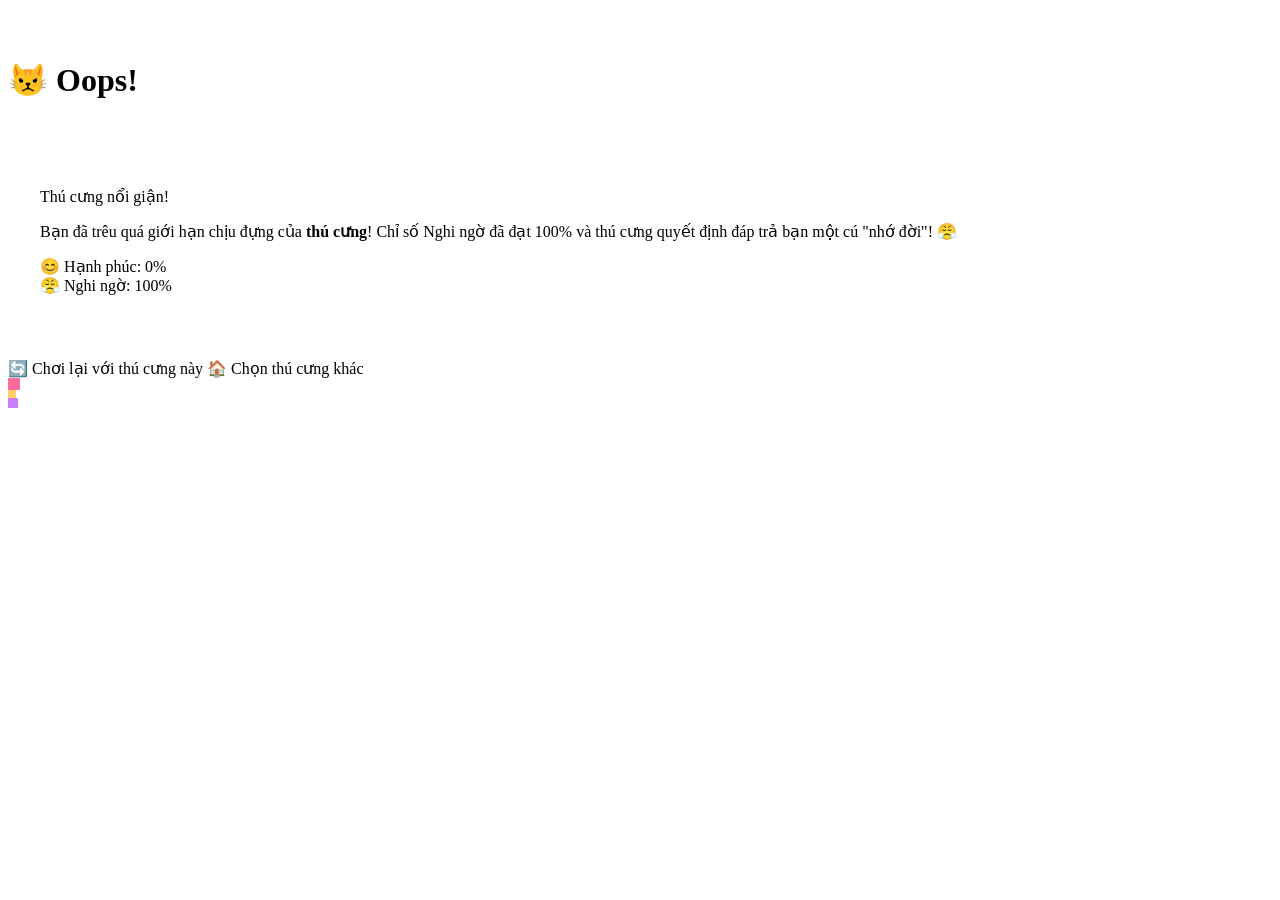
<file: target/classes/templates/penalty.html>
<!DOCTYPE html>
<html lang="vi" xmlns:th="http://www.thymeleaf.org">
<head>
    <meta charset="UTF-8"/>
    <meta name="viewport" content="width=device-width, initial-scale=1.0"/>
    <meta name="description" content="My Silly Bestie – Bạn đã bị phạt! Thú cưng của bạn không còn kiên nhẫn nữa rồi!"/>
    <title th:text="${pageTitle}">My Silly Bestie – Game Over!</title>
    <link rel="stylesheet" th:href="@{/css/style.css}"/>
</head>
<body>

<div class="penalty-container">

    <!-- Tiêu đề -->
    <div class="page-header" style="padding-top: 2rem;">
        <h1>😾 Oops!</h1>
    </div>

    <!-- Hình ảnh thú cưng đang nổi giận -->
    <img th:src="@{/assets/images/pets/{img}(img=${gameSession.currentPet.imagePath})}"
         th:alt="${gameSession.currentPet.name}"
         class="penalty-pet"
         onerror="this.src='/assets/images/pets/default.png'"/>

    <!-- Thông báo -->
    <div class="glass-card" style="padding: 2rem; margin-bottom: 2rem;">
        <p class="penalty-title" th:text="${gameSession.currentPet.name} + ' nổi giận rồi!'">Thú cưng nổi giận!</p>
        <p class="penalty-msg">
            Bạn đã trêu quá giới hạn chịu đựng của
            <strong th:text="${gameSession.currentPet.name}">thú cưng</strong>!
            Chỉ số Nghi ngờ đã đạt 100% và thú cưng quyết định đáp trả bạn một cú "nhớ đời"! 😤
        </p>

        <!-- Chỉ số lần chơi vừa rồi -->
        <div class="penalty-stats">
            <div class="stat-badge happiness">
                😊 Hạnh phúc: <span th:text="${gameSession.happiness}">0</span>%
            </div>
            <div class="stat-badge suspicion">
                😤 Nghi ngờ: <span th:text="${gameSession.suspicion}">100</span>%
            </div>
        </div>
    </div>

    <!-- Nút hành động -->
    <div class="penalty-actions">
        <a th:href="@{/game(petId=${gameSession.currentPet.id})}" class="btn btn-primary">
            🔄 Chơi lại với <span th:text="${gameSession.currentPet.name}">thú cưng này</span>
        </a>
        <a th:href="@{/game/restart}" class="btn btn-care">
            🏠 Chọn thú cưng khác
        </a>
    </div>

</div>

<!-- ===== PARTICLES ===== -->
<div class="particle" style="width:12px;height:12px;background:#ff6b9d;left:15%;animation-duration:7s;"></div>
<div class="particle" style="width:8px;height:8px;background:#ffd166;left:40%;animation-duration:9s;animation-delay:1s;"></div>
<div class="particle" style="width:10px;height:10px;background:#c77dff;left:70%;animation-duration:8s;animation-delay:0.5s;"></div>

<!-- Script rung màn hình + âm thanh phạt -->
<script th:src="@{/js/script.js}"></script>

</body>
</html>
</file>
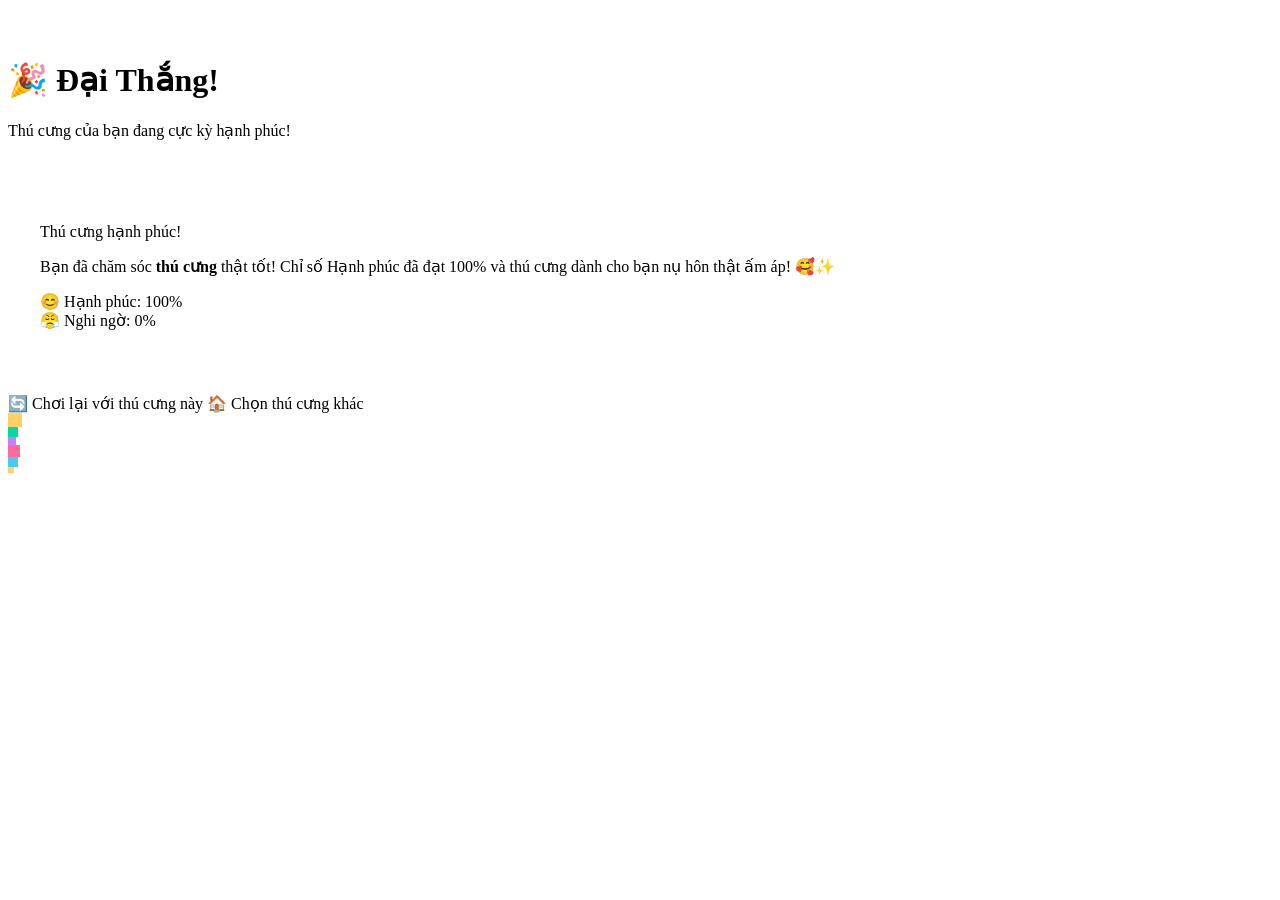
<file: target/classes/templates/victory.html>
<!DOCTYPE html>
<!--
  ============================================================
  TEMPLATE: victory.html – Màn hình Chiến Thắng
  ============================================================
  LIÊN QUAN ĐẾN:
   - UC4: Thực hiện Chăm sóc thú cưng – Kết thúc thắng lợi
     → Hiển thị khi Happiness >= 100%
     → Thú cưng cực kỳ hạnh phúc, người chơi hoàn thành UC4
  ============================================================
-->
<html lang="vi" xmlns:th="http://www.thymeleaf.org">
<head>
    <meta charset="UTF-8"/>
    <meta name="viewport" content="width=device-width, initial-scale=1.0"/>
    <meta name="description" content="My Silly Bestie – Bạn đã chiến thắng! Thú cưng của bạn đang cực kỳ hạnh phúc!"/>
    <title th:text="${pageTitle}">My Silly Bestie – Chiến Thắng!</title>
    <link rel="stylesheet" th:href="@{/css/style.css}"/>
</head>
<body>

<div class="victory-container" id="victoryContainer">

    <!-- Tiêu đề -->
    <div class="page-header" style="padding-top: 2rem;">
        <h1>🎉 Đại Thắng!</h1>
        <p>Thú cưng của bạn đang cực kỳ hạnh phúc!</p>
    </div>

    <!-- Hình ảnh thú cưng đang vui mừng -->
    <img th:src="@{/assets/images/pets/{img}(img=${gameSession.currentPet.imagePath})}"
         th:alt="${gameSession.currentPet.name}"
         class="victory-pet"
         id="victoryPet"
         onerror="this.src='/assets/images/pets/default.png'"/>

    <!-- Thông báo chiến thắng -->
    <div class="glass-card" style="padding: 2rem; margin-bottom: 2rem;">
        <p class="victory-title" th:text="${gameSession.currentPet.name} + ' cực kỳ hạnh phúc!'">Thú cưng hạnh phúc!</p>
        <p class="victory-msg">
            Bạn đã chăm sóc
            <strong th:text="${gameSession.currentPet.name}">thú cưng</strong>
            thật tốt! Chỉ số Hạnh phúc đã đạt 100% và thú cưng dành cho bạn
            nụ hôn thật ấm áp! 🥰✨
        </p>

        <!-- Chỉ số lần chơi vừa rồi -->
        <div class="penalty-stats">
            <div class="stat-badge happiness">
                😊 Hạnh phúc: <span th:text="${gameSession.happiness}">100</span>%
            </div>
            <div class="stat-badge suspicion">
                😤 Nghi ngờ: <span th:text="${gameSession.suspicion}">0</span>%
            </div>
        </div>
    </div>

    <!-- Nút hành động -->
    <div class="penalty-actions">
        <a th:href="@{/game(petId=${gameSession.currentPet.id})}" class="btn btn-primary">
            🔄 Chơi lại với <span th:text="${gameSession.currentPet.name}">thú cưng này</span>
        </a>
        <a th:href="@{/game/restart}" class="btn btn-care">
            🏠 Chọn thú cưng khác
        </a>
    </div>

</div>

<!-- ===== PARTICLES CHIẾN THẮNG ===== -->
<div class="particle" style="width:14px;height:14px;background:#ffd166;left:10%;animation-duration:6s;"></div>
<div class="particle" style="width:10px;height:10px;background:#06d6a0;left:25%;animation-duration:8s;animation-delay:0.5s;"></div>
<div class="particle" style="width:8px;height:8px;background:#c77dff;left:45%;animation-duration:7s;animation-delay:1s;"></div>
<div class="particle" style="width:12px;height:12px;background:#ff6b9d;left:65%;animation-duration:9s;animation-delay:0.3s;"></div>
<div class="particle" style="width:10px;height:10px;background:#4cc9f0;left:80%;animation-duration:7.5s;animation-delay:1.5s;"></div>
<div class="particle" style="width:6px;height:6px;background:#ffd166;left:92%;animation-duration:8.5s;animation-delay:0.8s;"></div>

<!-- Script hiệu ứng và âm thanh victory -->
<script th:src="@{/js/script.js}"></script>

</body>
</html>
</file>
